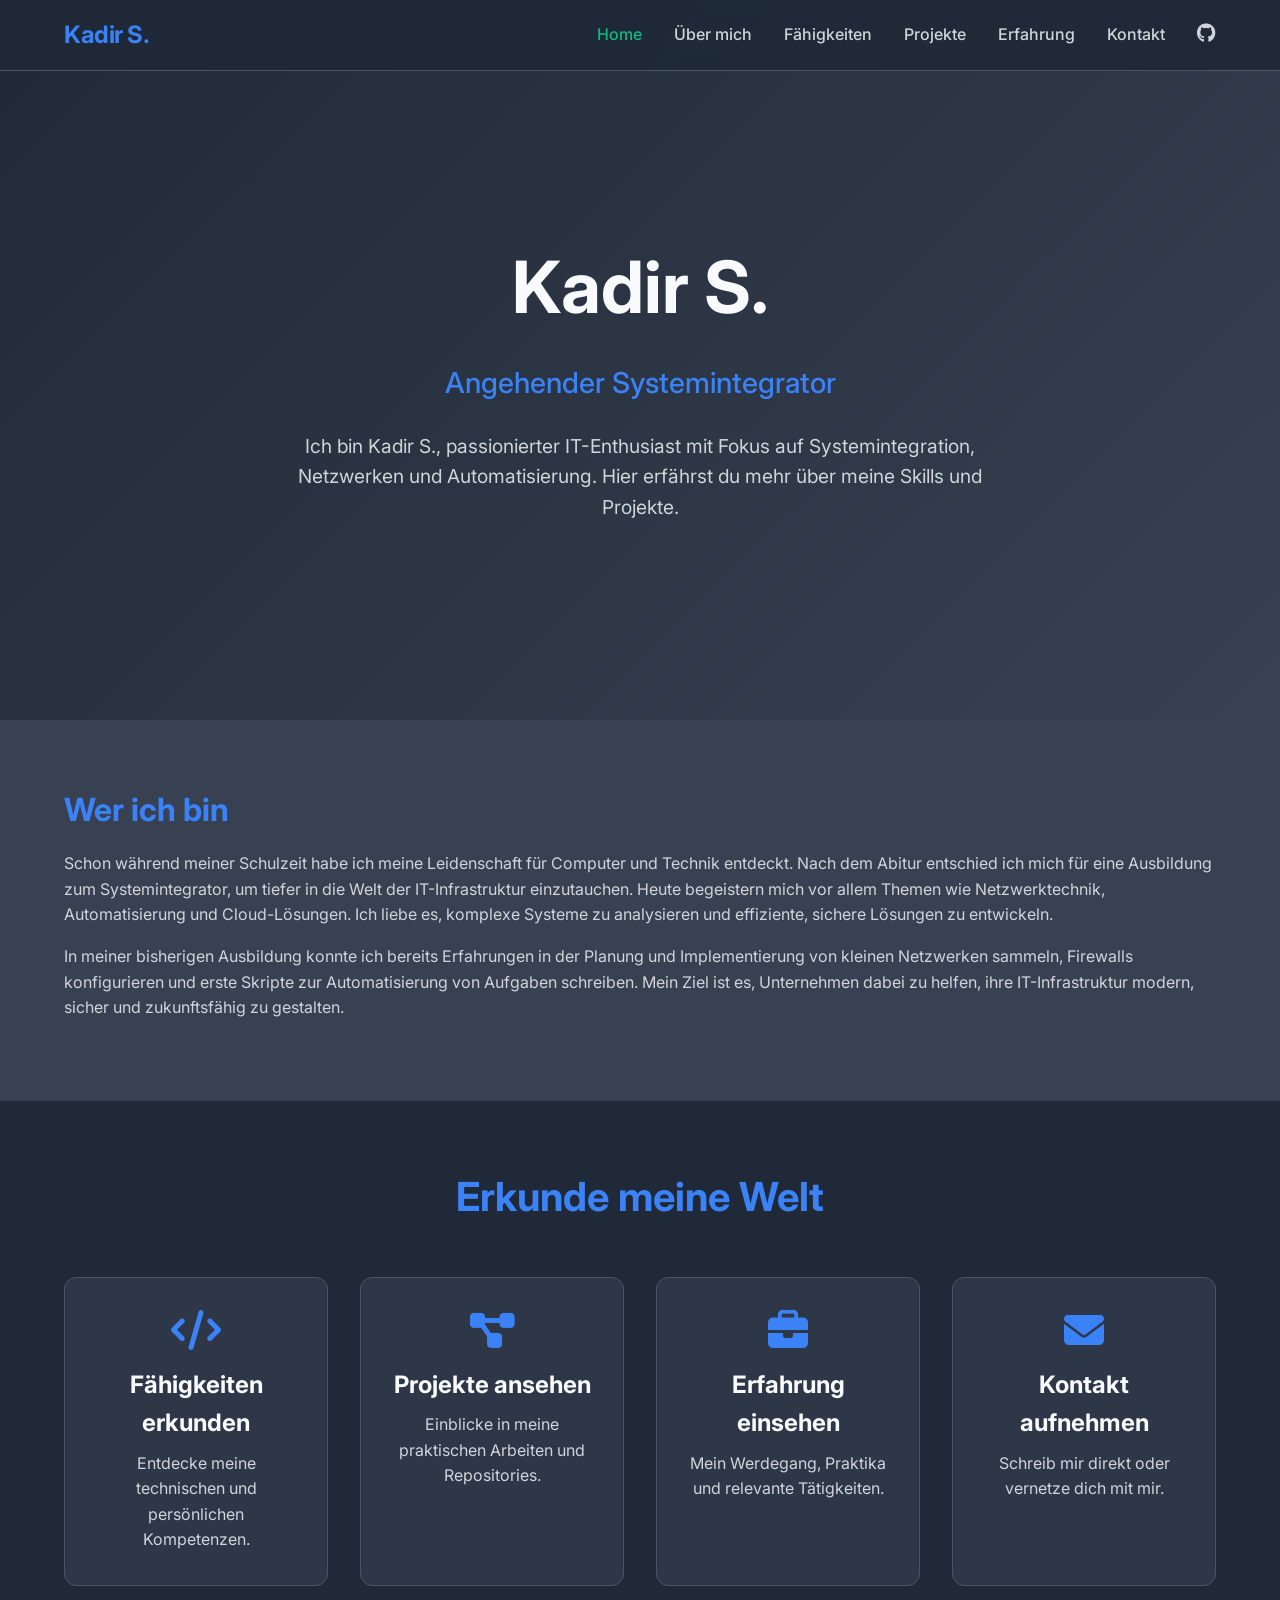
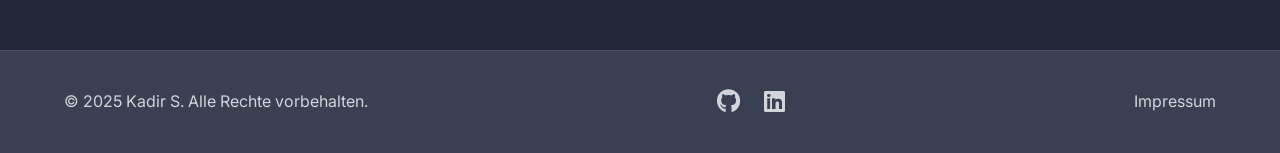
<file: index.html>
<!DOCTYPE html>
<html lang="de">
<head>
    <meta charset="UTF-8">
    <meta name="viewport" content="width=device-width, initial-scale=1.0">
    <title>Kadir S. - Angehender Systemintegrator</title>
    <meta name="description" content="Portfolio von Kadir S., angehender Systemintegrator mit Fokus auf Netzwerke, Automatisierung und IT-Infrastruktur.">
    <link rel="preconnect" href="https://fonts.googleapis.com">
    <link rel="preconnect" href="https://fonts.gstatic.com" crossorigin>
    <link href="https://fonts.googleapis.com/css2?family=Inter:opsz,wght@14..32,400;14..32,500;14..32,600;14..32,700&display=swap" rel="stylesheet">
    <link rel="stylesheet" href="https://cdnjs.cloudflare.com/ajax/libs/font-awesome/6.5.1/css/all.min.css">
    <link rel="stylesheet" href="css/style.css">
</head>
<body>
    <!-- Fixed Navbar -->
    <header class="navbar">
        <div class="container navbar-container">
            <a href="index.html" class="logo">Kadir S.</a>
            <nav>
                <ul class="nav-menu">
                    <li><a href="index.html" class="active">Home</a></li>
                    <li><a href="about.html">Über mich</a></li>
                    <li><a href="skills.html">Fähigkeiten</a></li>
                    <li><a href="projects.html">Projekte</a></li>
                    <li><a href="experience.html">Erfahrung</a></li>
                    <li><a href="contact.html">Kontakt</a></li>
                    <li><a href="https://github.com/dein-github" target="_blank" rel="noopener" aria-label="GitHub"><i class="fab fa-github"></i></a></li>
                </ul>
            </nav>
        </div>
    </header>

    <main>
        <!-- Hero Section -->
        <section class="hero">
            <div class="container hero-container">
                <h1>Kadir S.</h1>
                <p class="hero-subtitle">Angehender Systemintegrator</p>
                <p class="hero-text">Ich bin Kadir S., passionierter IT-Enthusiast mit Fokus auf Systemintegration, Netzwerken und Automatisierung. Hier erfährst du mehr über meine Skills und Projekte.</p>
            </div>
        </section>

        <!-- Kurze Biografie (ohne Bild) -->
        <section class="bio">
            <div class="container bio-container">
                <div class="bio-text">
                    <h2>Wer ich bin</h2>
                    <p>Schon während meiner Schulzeit habe ich meine Leidenschaft für Computer und Technik entdeckt. Nach dem Abitur entschied ich mich für eine Ausbildung zum Systemintegrator, um tiefer in die Welt der IT-Infrastruktur einzutauchen. Heute begeistern mich vor allem Themen wie Netzwerktechnik, Automatisierung und Cloud-Lösungen. Ich liebe es, komplexe Systeme zu analysieren und effiziente, sichere Lösungen zu entwickeln.</p>
                    <p>In meiner bisherigen Ausbildung konnte ich bereits Erfahrungen in der Planung und Implementierung von kleinen Netzwerken sammeln, Firewalls konfigurieren und erste Skripte zur Automatisierung von Aufgaben schreiben. Mein Ziel ist es, Unternehmen dabei zu helfen, ihre IT-Infrastruktur modern, sicher und zukunftsfähig zu gestalten.</p>
                </div>
            </div>
        </section>

        <!-- Buttons zu Unterseiten -->
        <section class="cta-cards">
            <div class="container">
                <h2 class="section-title">Erkunde meine Welt</h2>
                <div class="cards-grid">
                    <a href="skills.html" class="card">
                        <i class="fas fa-code"></i>
                        <h3>Fähigkeiten erkunden</h3>
                        <p>Entdecke meine technischen und persönlichen Kompetenzen.</p>
                    </a>
                    <a href="projects.html" class="card">
                        <i class="fas fa-project-diagram"></i>
                        <h3>Projekte ansehen</h3>
                        <p>Einblicke in meine praktischen Arbeiten und Repositories.</p>
                    </a>
                    <a href="experience.html" class="card">
                        <i class="fas fa-briefcase"></i>
                        <h3>Erfahrung einsehen</h3>
                        <p>Mein Werdegang, Praktika und relevante Tätigkeiten.</p>
                    </a>
                    <a href="contact.html" class="card">
                        <i class="fas fa-envelope"></i>
                        <h3>Kontakt aufnehmen</h3>
                        <p>Schreib mir direkt oder vernetze dich mit mir.</p>
                    </a>
                </div>
            </div>
        </section>
    </main>

    <!-- Footer -->
    <footer class="footer">
        <div class="container footer-container">
            <p>&copy; 2025 Kadir S. Alle Rechte vorbehalten.</p>
            <div class="social-links">
                <a href="https://github.com/dein-github" target="_blank" rel="noopener" aria-label="GitHub"><i class="fab fa-github"></i></a>
                <a href="https://linkedin.com/in/dein-profil" target="_blank" rel="noopener" aria-label="LinkedIn"><i class="fab fa-linkedin"></i></a>
            </div>
            <p><a href="imprint.html">Impressum</a></p>
        </div>
    </footer>

    <script src="js/main.js"></script>
</body>
</html>
</file>
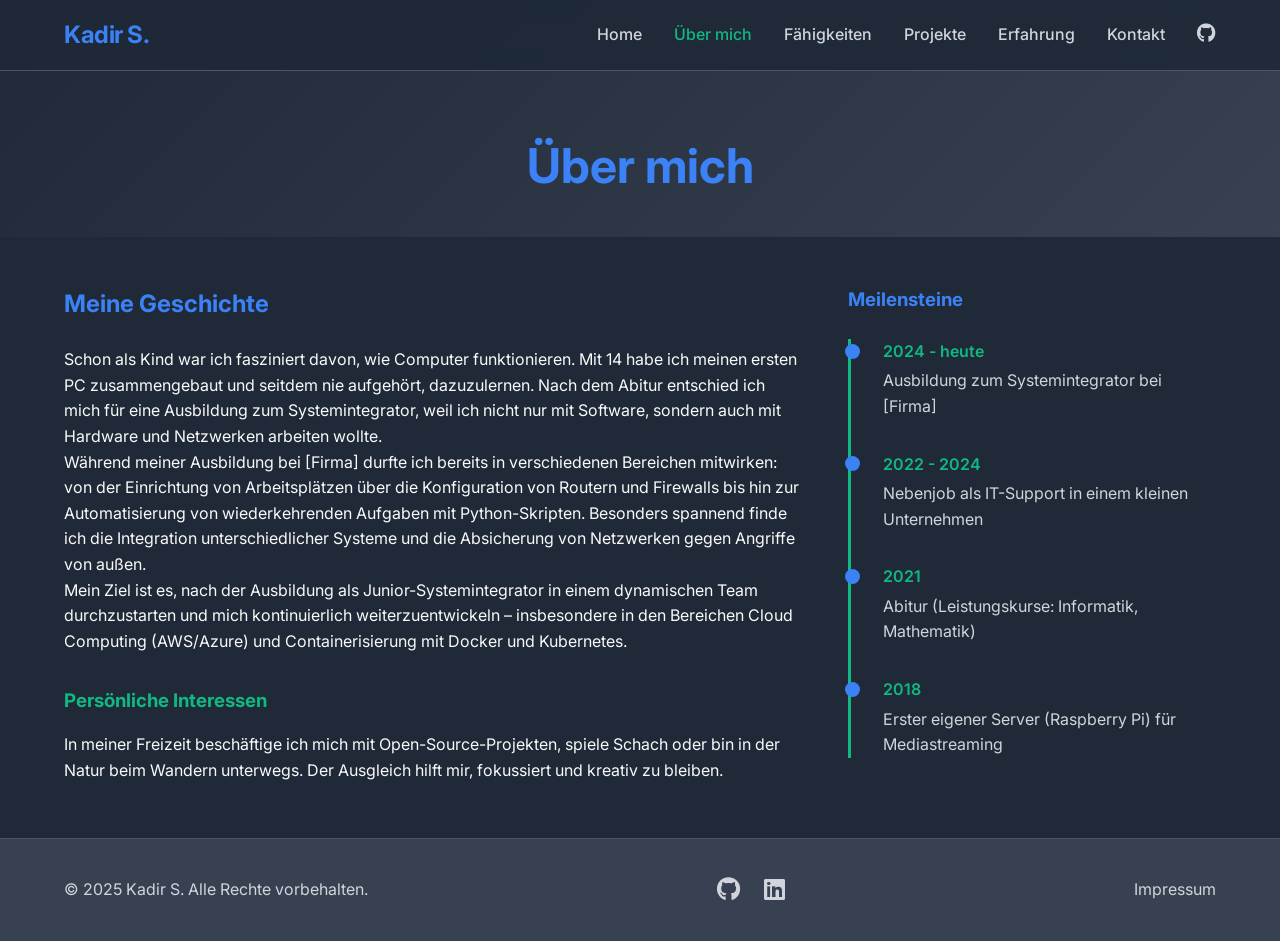
<file: about.html>
<!DOCTYPE html>
<html lang="de">
<head>
    <meta charset="UTF-8">
    <meta name="viewport" content="width=device-width, initial-scale=1.0">
    <title>Über mich - Kadir S.</title>
    <meta name="description" content="Erfahre mehr über Kadir S., seinen Werdegang und seine Ziele als Systemintegrator.">
    <link rel="preconnect" href="https://fonts.googleapis.com">
    <link rel="preconnect" href="https://fonts.gstatic.com" crossorigin>
    <link href="https://fonts.googleapis.com/css2?family=Inter:opsz,wght@14..32,400;14..32,500;14..32,600;14..32,700&display=swap" rel="stylesheet">
    <link rel="stylesheet" href="https://cdnjs.cloudflare.com/ajax/libs/font-awesome/6.5.1/css/all.min.css">
    <link rel="stylesheet" href="css/style.css">
</head>
<body>
    <header class="navbar">
        <div class="container navbar-container">
            <a href="index.html" class="logo">Kadir S.</a>
            <nav>
                <ul class="nav-menu">
                    <li><a href="index.html">Home</a></li>
                    <li><a href="about.html" class="active">Über mich</a></li>
                    <li><a href="skills.html">Fähigkeiten</a></li>
                    <li><a href="projects.html">Projekte</a></li>
                    <li><a href="experience.html">Erfahrung</a></li>
                    <li><a href="contact.html">Kontakt</a></li>
                    <li><a href="https://github.com/dein-github" target="_blank" rel="noopener" aria-label="GitHub"><i class="fab fa-github"></i></a></li>
                </ul>
            </nav>
        </div>
    </header>

    <main>
        <section class="page-header">
            <div class="container">
                <h1>Über mich</h1>
            </div>
        </section>

        <section class="about-detail">
            <div class="container">
                <div class="about-grid">
                    <div class="about-text">
                        <h2>Meine Geschichte</h2>
                        <p>Schon als Kind war ich fasziniert davon, wie Computer funktionieren. Mit 14 habe ich meinen ersten PC zusammengebaut und seitdem nie aufgehört, dazuzulernen. Nach dem Abitur entschied ich mich für eine Ausbildung zum Systemintegrator, weil ich nicht nur mit Software, sondern auch mit Hardware und Netzwerken arbeiten wollte.</p>
                        <p>Während meiner Ausbildung bei [Firma] durfte ich bereits in verschiedenen Bereichen mitwirken: von der Einrichtung von Arbeitsplätzen über die Konfiguration von Routern und Firewalls bis hin zur Automatisierung von wiederkehrenden Aufgaben mit Python-Skripten. Besonders spannend finde ich die Integration unterschiedlicher Systeme und die Absicherung von Netzwerken gegen Angriffe von außen.</p>
                        <p>Mein Ziel ist es, nach der Ausbildung als Junior-Systemintegrator in einem dynamischen Team durchzustarten und mich kontinuierlich weiterzuentwickeln – insbesondere in den Bereichen Cloud Computing (AWS/Azure) und Containerisierung mit Docker und Kubernetes.</p>
                        <h3>Persönliche Interessen</h3>
                        <p>In meiner Freizeit beschäftige ich mich mit Open-Source-Projekten, spiele Schach oder bin in der Natur beim Wandern unterwegs. Der Ausgleich hilft mir, fokussiert und kreativ zu bleiben.</p>
                    </div>
                    <div class="about-timeline">
                        <h3>Meilensteine</h3>
                        <div class="timeline">
                            <div class="timeline-item">
                                <div class="timeline-date">2024 - heute</div>
                                <div class="timeline-content">Ausbildung zum Systemintegrator bei [Firma]</div>
                            </div>
                            <div class="timeline-item">
                                <div class="timeline-date">2022 - 2024</div>
                                <div class="timeline-content">Nebenjob als IT-Support in einem kleinen Unternehmen</div>
                            </div>
                            <div class="timeline-item">
                                <div class="timeline-date">2021</div>
                                <div class="timeline-content">Abitur (Leistungskurse: Informatik, Mathematik)</div>
                            </div>
                            <div class="timeline-item">
                                <div class="timeline-date">2018</div>
                                <div class="timeline-content">Erster eigener Server (Raspberry Pi) für Mediastreaming</div>
                            </div>
                        </div>
                    </div>
                </div>
            </div>
        </section>
    </main>

    <footer class="footer">
        <div class="container footer-container">
            <p>&copy; 2025 Kadir S. Alle Rechte vorbehalten.</p>
            <div class="social-links">
                <a href="https://github.com/dein-github" target="_blank" rel="noopener" aria-label="GitHub"><i class="fab fa-github"></i></a>
                <a href="https://linkedin.com/in/dein-profil" target="_blank" rel="noopener" aria-label="LinkedIn"><i class="fab fa-linkedin"></i></a>
            </div>
            <p><a href="imprint.html">Impressum</a></p>
        </div>
    </footer>

    <script src="js/main.js"></script>
</body>
</html>
</file>
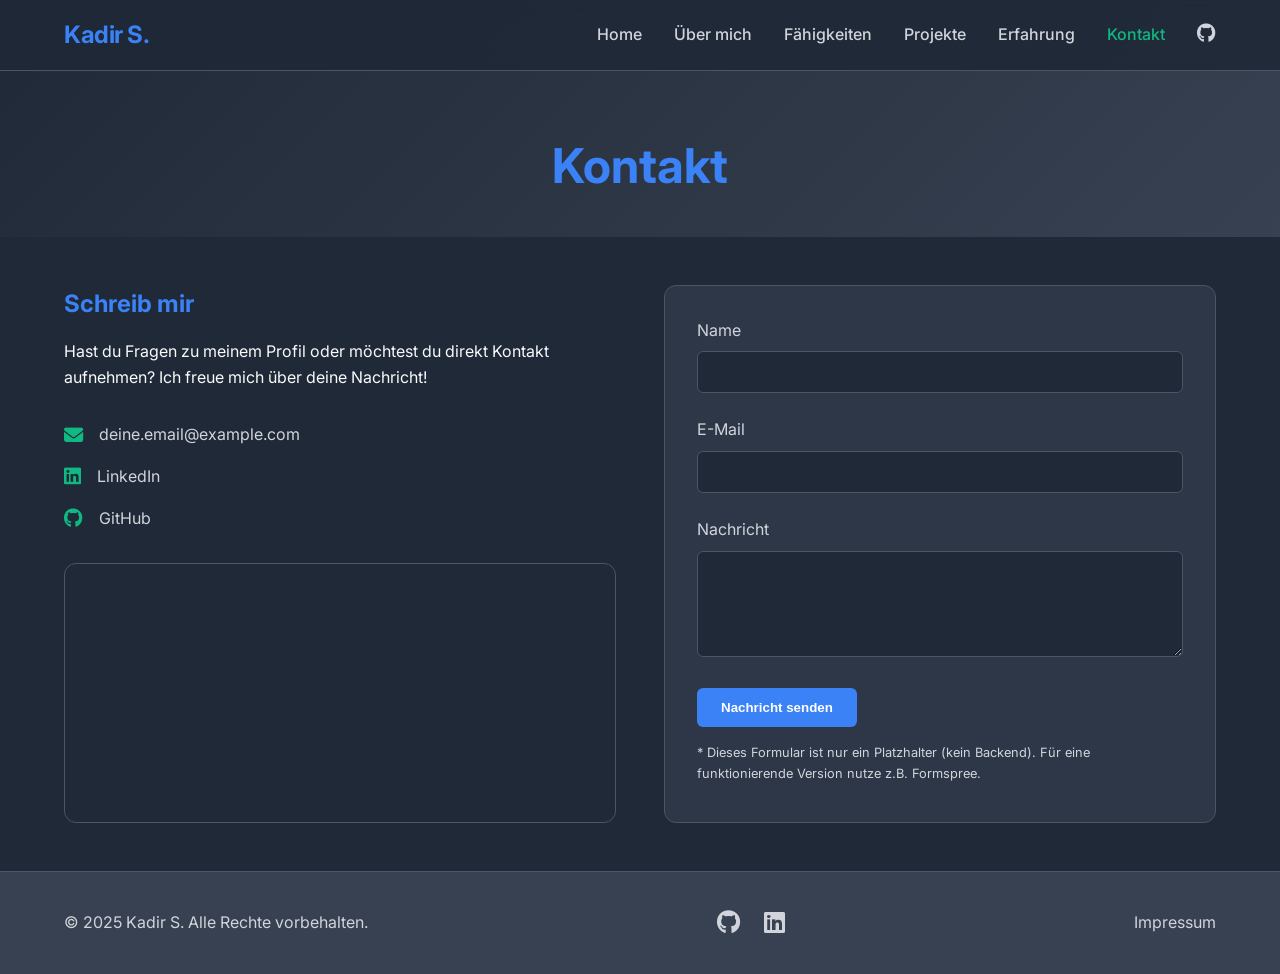
<file: contact.html>
<!DOCTYPE html>
<html lang="de">
<head>
    <meta charset="UTF-8">
    <meta name="viewport" content="width=device-width, initial-scale=1.0">
    <title>Kontakt - Kadir S.</title>
    <meta name="description" content="Kontaktmöglichkeiten zu Kadir S..">
    <link rel="preconnect" href="https://fonts.googleapis.com">
    <link rel="preconnect" href="https://fonts.gstatic.com" crossorigin>
    <link href="https://fonts.googleapis.com/css2?family=Inter:opsz,wght@14..32,400;14..32,500;14..32,600;14..32,700&display=swap" rel="stylesheet">
    <link rel="stylesheet" href="https://cdnjs.cloudflare.com/ajax/libs/font-awesome/6.5.1/css/all.min.css">
    <link rel="stylesheet" href="css/style.css">
</head>
<body>
    <header class="navbar">
        <div class="container navbar-container">
            <a href="index.html" class="logo">Kadir S.</a>
            <nav>
                <ul class="nav-menu">
                    <li><a href="index.html">Home</a></li>
                    <li><a href="about.html">Über mich</a></li>
                    <li><a href="skills.html">Fähigkeiten</a></li>
                    <li><a href="projects.html">Projekte</a></li>
                    <li><a href="experience.html">Erfahrung</a></li>
                    <li><a href="contact.html" class="active">Kontakt</a></li>
                    <li><a href="https://github.com/dein-github" target="_blank" rel="noopener" aria-label="GitHub"><i class="fab fa-github"></i></a></li>
                </ul>
            </nav>
        </div>
    </header>

    <main>
        <section class="page-header">
            <div class="container">
                <h1>Kontakt</h1>
            </div>
        </section>

        <section class="contact">
            <div class="container">
                <div class="contact-grid">
                    <div class="contact-info">
                        <h2>Schreib mir</h2>
                        <p>Hast du Fragen zu meinem Profil oder möchtest du direkt Kontakt aufnehmen? Ich freue mich über deine Nachricht!</p>
                        <ul class="contact-details">
                            <li><i class="fas fa-envelope"></i> <a href="mailto:deine.email@example.com">deine.email@example.com</a></li>
                            <li><i class="fab fa-linkedin"></i> <a href="https://linkedin.com/in/dein-profil" target="_blank">LinkedIn</a></li>
                            <li><i class="fab fa-github"></i> <a href="https://github.com/dein-github" target="_blank">GitHub</a></li>
                        </ul>
                        <!-- Platzhalter für Karte -->
                        <div class="map-placeholder">
                            <iframe src="https://www.google.com/maps/embed?pb=!1m18!1m12!1m3!1d... (hier deine Koordinaten einfügen)" width="100%" height="250" style="border:0;" allowfullscreen="" loading="lazy"></iframe>
                        </div>
                    </div>
                    <div class="contact-form">
                        <form action="#" method="post">
                            <div class="form-group">
                                <label for="name">Name</label>
                                <input type="text" id="name" name="name" required>
                            </div>
                            <div class="form-group">
                                <label for="email">E-Mail</label>
                                <input type="email" id="email" name="email" required>
                            </div>
                            <div class="form-group">
                                <label for="message">Nachricht</label>
                                <textarea id="message" name="message" rows="5" required></textarea>
                            </div>
                            <button type="submit" class="btn btn-primary">Nachricht senden</button>
                        </form>
                        <p class="form-note">* Dieses Formular ist nur ein Platzhalter (kein Backend). Für eine funktionierende Version nutze z.B. Formspree.</p>
                    </div>
                </div>
            </div>
        </section>
    </main>

    <footer class="footer">
        <div class="container footer-container">
            <p>&copy; 2025 Kadir S. Alle Rechte vorbehalten.</p>
            <div class="social-links">
                <a href="https://github.com/dein-github" target="_blank" rel="noopener" aria-label="GitHub"><i class="fab fa-github"></i></a>
                <a href="https://linkedin.com/in/dein-profil" target="_blank" rel="noopener" aria-label="LinkedIn"><i class="fab fa-linkedin"></i></a>
            </div>
            <p><a href="imprint.html">Impressum</a></p>
        </div>
    </footer>

    <script src="js/main.js"></script>
</body>
</html>
</file>
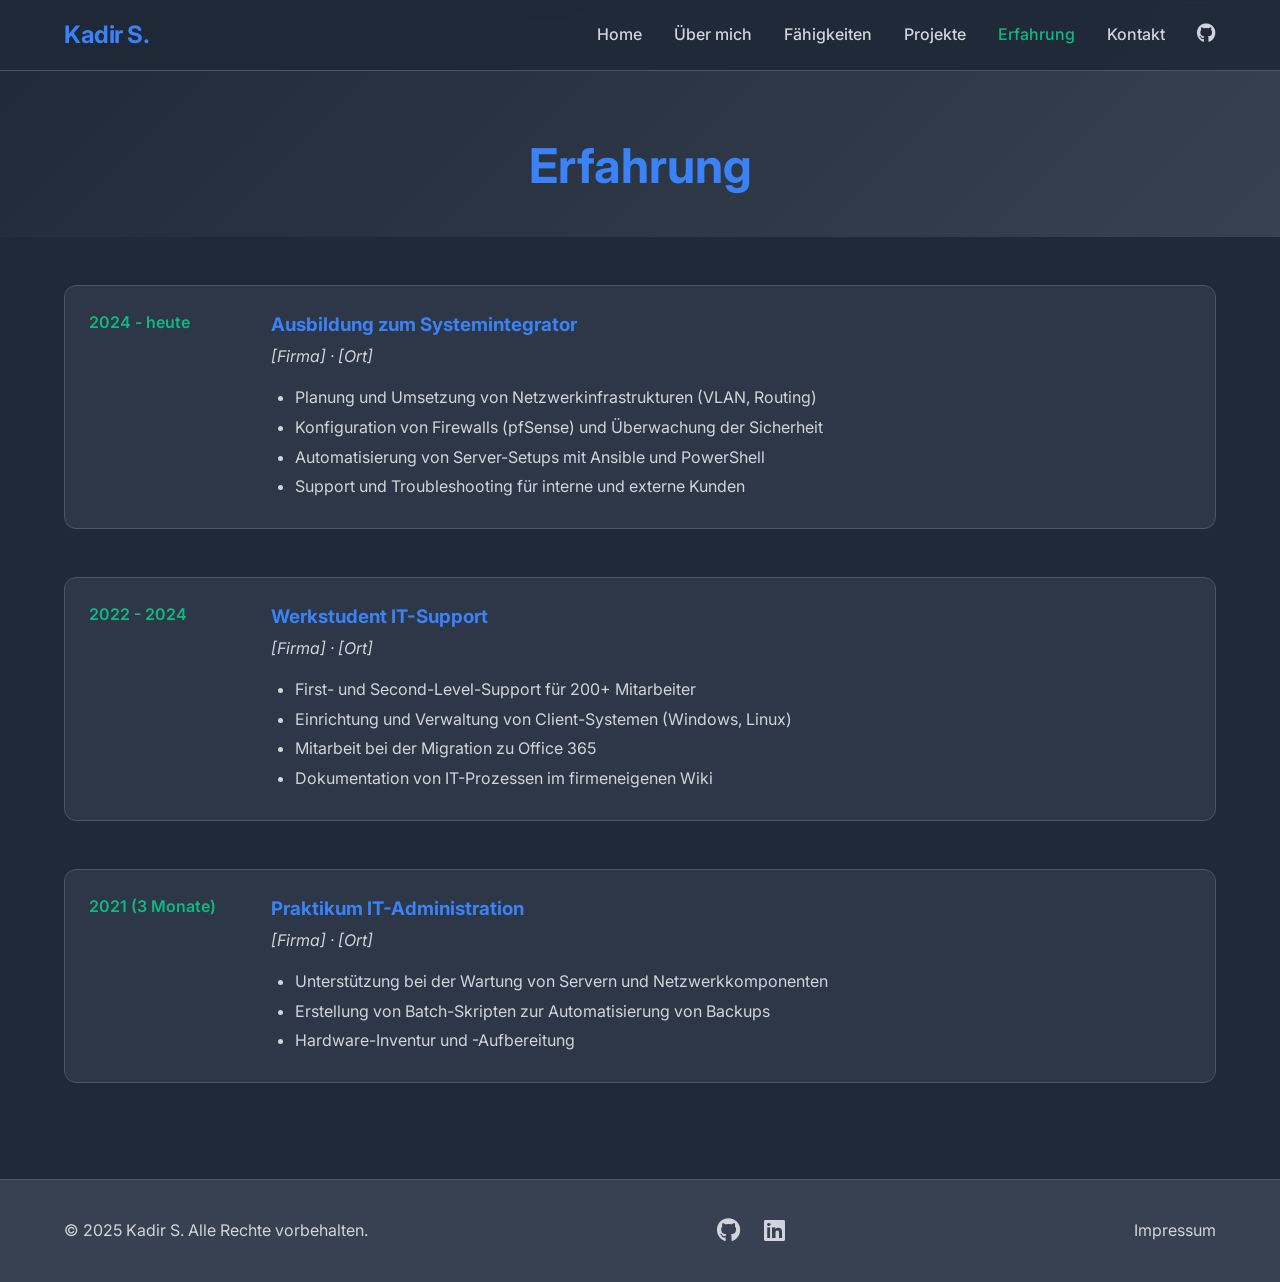
<file: experience.html>
<!DOCTYPE html>
<html lang="de">
<head>
    <meta charset="UTF-8">
    <meta name="viewport" content="width=device-width, initial-scale=1.0">
    <title>Erfahrung - Kadir S.</title>
    <meta name="description" content="Bisherige berufliche Erfahrungen und Praktika von Kadir S..">
    <link rel="preconnect" href="https://fonts.googleapis.com">
    <link rel="preconnect" href="https://fonts.gstatic.com" crossorigin>
    <link href="https://fonts.googleapis.com/css2?family=Inter:opsz,wght@14..32,400;14..32,500;14..32,600;14..32,700&display=swap" rel="stylesheet">
    <link rel="stylesheet" href="https://cdnjs.cloudflare.com/ajax/libs/font-awesome/6.5.1/css/all.min.css">
    <link rel="stylesheet" href="css/style.css">
</head>
<body>
    <header class="navbar">
        <div class="container navbar-container">
            <a href="index.html" class="logo">Kadir S.</a>
            <nav>
                <ul class="nav-menu">
                    <li><a href="index.html">Home</a></li>
                    <li><a href="about.html">Über mich</a></li>
                    <li><a href="skills.html">Fähigkeiten</a></li>
                    <li><a href="projects.html">Projekte</a></li>
                    <li><a href="experience.html" class="active">Erfahrung</a></li>
                    <li><a href="contact.html">Kontakt</a></li>
                    <li><a href="https://github.com/dein-github" target="_blank" rel="noopener" aria-label="GitHub"><i class="fab fa-github"></i></a></li>
                </ul>
            </nav>
        </div>
    </header>

    <main>
        <section class="page-header">
            <div class="container">
                <h1>Erfahrung</h1>
            </div>
        </section>

        <section class="experience">
            <div class="container">
                <div class="experience-list">
                    <div class="experience-item">
                        <div class="experience-period">2024 - heute</div>
                        <div class="experience-content">
                            <h3>Ausbildung zum Systemintegrator</h3>
                            <p class="experience-company">[Firma] · [Ort]</p>
                            <ul>
                                <li>Planung und Umsetzung von Netzwerkinfrastrukturen (VLAN, Routing)</li>
                                <li>Konfiguration von Firewalls (pfSense) und Überwachung der Sicherheit</li>
                                <li>Automatisierung von Server-Setups mit Ansible und PowerShell</li>
                                <li>Support und Troubleshooting für interne und externe Kunden</li>
                            </ul>
                        </div>
                    </div>
                    <div class="experience-item">
                        <div class="experience-period">2022 - 2024</div>
                        <div class="experience-content">
                            <h3>Werkstudent IT-Support</h3>
                            <p class="experience-company">[Firma] · [Ort]</p>
                            <ul>
                                <li>First- und Second-Level-Support für 200+ Mitarbeiter</li>
                                <li>Einrichtung und Verwaltung von Client-Systemen (Windows, Linux)</li>
                                <li>Mitarbeit bei der Migration zu Office 365</li>
                                <li>Dokumentation von IT-Prozessen im firmeneigenen Wiki</li>
                            </ul>
                        </div>
                    </div>
                    <div class="experience-item">
                        <div class="experience-period">2021 (3 Monate)</div>
                        <div class="experience-content">
                            <h3>Praktikum IT-Administration</h3>
                            <p class="experience-company">[Firma] · [Ort]</p>
                            <ul>
                                <li>Unterstützung bei der Wartung von Servern und Netzwerkkomponenten</li>
                                <li>Erstellung von Batch-Skripten zur Automatisierung von Backups</li>
                                <li>Hardware-Inventur und -Aufbereitung</li>
                            </ul>
                        </div>
                    </div>
                </div>
            </div>
        </section>
    </main>

    <footer class="footer">
        <div class="container footer-container">
            <p>&copy; 2025 Kadir S. Alle Rechte vorbehalten.</p>
            <div class="social-links">
                <a href="https://github.com/dein-github" target="_blank" rel="noopener" aria-label="GitHub"><i class="fab fa-github"></i></a>
                <a href="https://linkedin.com/in/dein-profil" target="_blank" rel="noopener" aria-label="LinkedIn"><i class="fab fa-linkedin"></i></a>
            </div>
            <p><a href="imprint.html">Impressum</a></p>
        </div>
    </footer>

    <script src="js/main.js"></script>
</body>
</html>
</file>
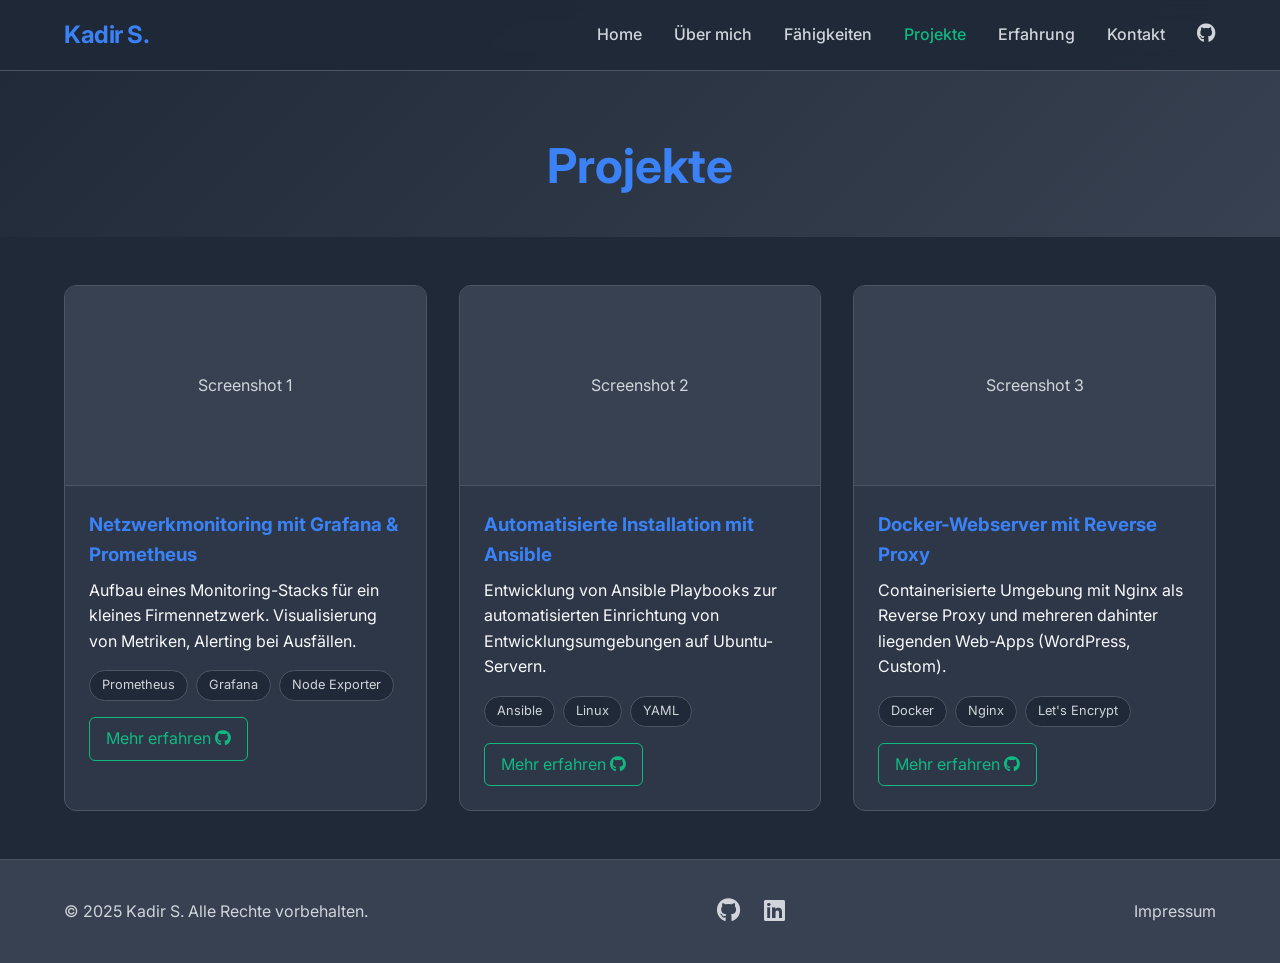
<file: projects.html>
<!DOCTYPE html>
<html lang="de">
<head>
    <meta charset="UTF-8">
    <meta name="viewport" content="width=device-width, initial-scale=1.0">
    <title>Projekte - Kadir S.</title>
    <meta name="description" content="Eine Auswahl meiner bisherigen Projekte als angehender Systemintegrator.">
    <link rel="preconnect" href="https://fonts.googleapis.com">
    <link rel="preconnect" href="https://fonts.gstatic.com" crossorigin>
    <link href="https://fonts.googleapis.com/css2?family=Inter:opsz,wght@14..32,400;14..32,500;14..32,600;14..32,700&display=swap" rel="stylesheet">
    <link rel="stylesheet" href="https://cdnjs.cloudflare.com/ajax/libs/font-awesome/6.5.1/css/all.min.css">
    <link rel="stylesheet" href="css/style.css">
</head>
<body>
    <header class="navbar">
        <div class="container navbar-container">
            <a href="index.html" class="logo">Kadir S.</a>
            <nav>
                <ul class="nav-menu">
                    <li><a href="index.html">Home</a></li>
                    <li><a href="about.html">Über mich</a></li>
                    <li><a href="skills.html">Fähigkeiten</a></li>
                    <li><a href="projects.html" class="active">Projekte</a></li>
                    <li><a href="experience.html">Erfahrung</a></li>
                    <li><a href="contact.html">Kontakt</a></li>
                    <li><a href="https://github.com/dein-github" target="_blank" rel="noopener" aria-label="GitHub"><i class="fab fa-github"></i></a></li>
                </ul>
            </nav>
        </div>
    </header>

    <main>
        <section class="page-header">
            <div class="container">
                <h1>Projekte</h1>
            </div>
        </section>

        <section class="projects">
            <div class="container">
                <div class="projects-grid">
                    <!-- Projekt 1 -->
                    <div class="project-card">
                        <div class="project-image">
                            <div class="image-placeholder">Screenshot 1</div>
                        </div>
                        <div class="project-content">
                            <h3>Netzwerkmonitoring mit Grafana & Prometheus</h3>
                            <p>Aufbau eines Monitoring-Stacks für ein kleines Firmennetzwerk. Visualisierung von Metriken, Alerting bei Ausfällen.</p>
                            <div class="project-tech">
                                <span>Prometheus</span>
                                <span>Grafana</span>
                                <span>Node Exporter</span>
                            </div>
                            <a href="https://github.com/dein-github/projekt1" target="_blank" class="btn btn-outline">Mehr erfahren <i class="fab fa-github"></i></a>
                        </div>
                    </div>
                    <!-- Projekt 2 -->
                    <div class="project-card">
                        <div class="project-image">
                            <div class="image-placeholder">Screenshot 2</div>
                        </div>
                        <div class="project-content">
                            <h3>Automatisierte Installation mit Ansible</h3>
                            <p>Entwicklung von Ansible Playbooks zur automatisierten Einrichtung von Entwicklungsumgebungen auf Ubuntu-Servern.</p>
                            <div class="project-tech">
                                <span>Ansible</span>
                                <span>Linux</span>
                                <span>YAML</span>
                            </div>
                            <a href="https://github.com/dein-github/projekt2" target="_blank" class="btn btn-outline">Mehr erfahren <i class="fab fa-github"></i></a>
                        </div>
                    </div>
                    <!-- Projekt 3 -->
                    <div class="project-card">
                        <div class="project-image">
                            <div class="image-placeholder">Screenshot 3</div>
                        </div>
                        <div class="project-content">
                            <h3>Docker-Webserver mit Reverse Proxy</h3>
                            <p>Containerisierte Umgebung mit Nginx als Reverse Proxy und mehreren dahinter liegenden Web-Apps (WordPress, Custom).</p>
                            <div class="project-tech">
                                <span>Docker</span>
                                <span>Nginx</span>
                                <span>Let's Encrypt</span>
                            </div>
                            <a href="https://github.com/dein-github/projekt3" target="_blank" class="btn btn-outline">Mehr erfahren <i class="fab fa-github"></i></a>
                        </div>
                    </div>
                </div>
            </div>
        </section>
    </main>

    <footer class="footer">
        <div class="container footer-container">
            <p>&copy; 2025 Kadir S. Alle Rechte vorbehalten.</p>
            <div class="social-links">
                <a href="https://github.com/dein-github" target="_blank" rel="noopener" aria-label="GitHub"><i class="fab fa-github"></i></a>
                <a href="https://linkedin.com/in/dein-profil" target="_blank" rel="noopener" aria-label="LinkedIn"><i class="fab fa-linkedin"></i></a>
            </div>
            <p><a href="imprint.html">Impressum</a></p>
        </div>
    </footer>

    <script src="js/main.js"></script>
</body>
</html>
</file>
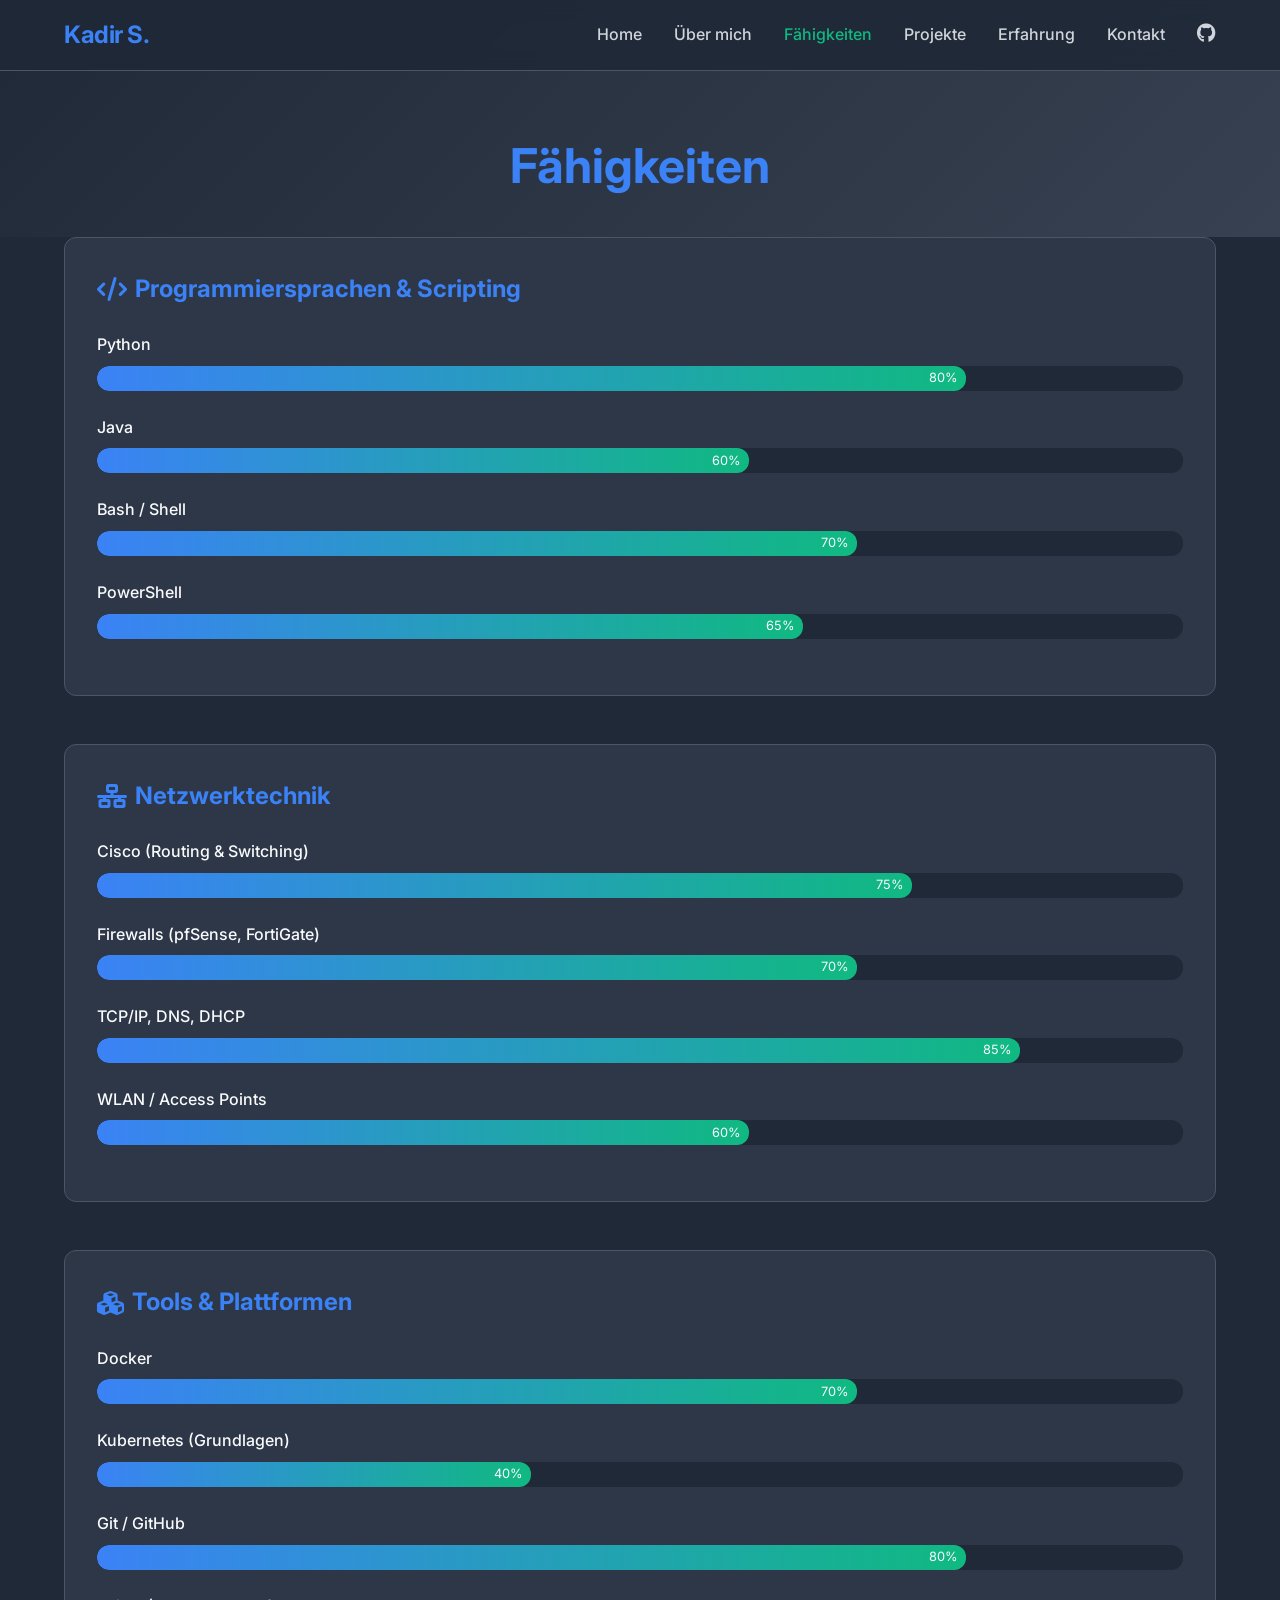
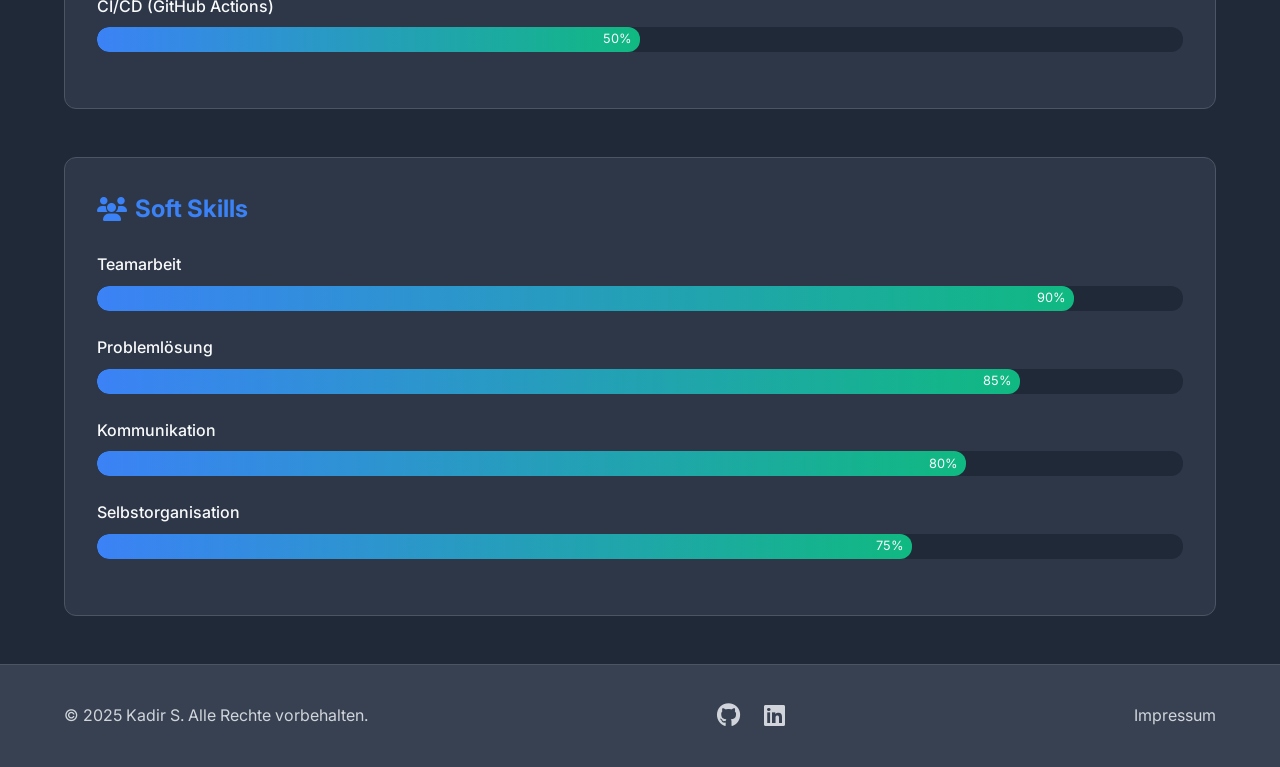
<file: skills.html>
<!DOCTYPE html>
<html lang="de">
<head>
    <meta charset="UTF-8">
    <meta name="viewport" content="width=device-width, initial-scale=1.0">
    <title>Fähigkeiten - Kadir S.</title>
    <meta name="description" content="Technische und persönliche Fähigkeiten von Kadir S. als angehender Systemintegrator.">
    <link rel="preconnect" href="https://fonts.googleapis.com">
    <link rel="preconnect" href="https://fonts.gstatic.com" crossorigin>
    <link href="https://fonts.googleapis.com/css2?family=Inter:opsz,wght@14..32,400;14..32,500;14..32,600;14..32,700&display=swap" rel="stylesheet">
    <link rel="stylesheet" href="https://cdnjs.cloudflare.com/ajax/libs/font-awesome/6.5.1/css/all.min.css">
    <link rel="stylesheet" href="css/style.css">
</head>
<body>
    <header class="navbar">
        <div class="container navbar-container">
            <a href="index.html" class="logo">Kadir S.</a>
            <nav>
                <ul class="nav-menu">
                    <li><a href="index.html">Home</a></li>
                    <li><a href="about.html">Über mich</a></li>
                    <li><a href="skills.html" class="active">Fähigkeiten</a></li>
                    <li><a href="projects.html">Projekte</a></li>
                    <li><a href="experience.html">Erfahrung</a></li>
                    <li><a href="contact.html">Kontakt</a></li>
                    <li><a href="https://github.com/dein-github" target="_blank" rel="noopener" aria-label="GitHub"><i class="fab fa-github"></i></a></li>
                </ul>
            </nav>
        </div>
    </header>

    <main>
        <section class="page-header">
            <div class="container">
                <h1>Fähigkeiten</h1>
            </div>
        </section>

        <section class="skills">
            <div class="container">
                <div class="skills-category">
                    <h2><i class="fas fa-code"></i> Programmiersprachen & Scripting</h2>
                    <div class="skill-item">
                        <span class="skill-name">Python</span>
                        <div class="progress-bar"><div class="progress" style="width: 80%;">80%</div></div>
                    </div>
                    <div class="skill-item">
                        <span class="skill-name">Java</span>
                        <div class="progress-bar"><div class="progress" style="width: 60%;">60%</div></div>
                    </div>
                    <div class="skill-item">
                        <span class="skill-name">Bash / Shell</span>
                        <div class="progress-bar"><div class="progress" style="width: 70%;">70%</div></div>
                    </div>
                    <div class="skill-item">
                        <span class="skill-name">PowerShell</span>
                        <div class="progress-bar"><div class="progress" style="width: 65%;">65%</div></div>
                    </div>
                </div>

                <div class="skills-category">
                    <h2><i class="fas fa-network-wired"></i> Netzwerktechnik</h2>
                    <div class="skill-item">
                        <span class="skill-name">Cisco (Routing & Switching)</span>
                        <div class="progress-bar"><div class="progress" style="width: 75%;">75%</div></div>
                    </div>
                    <div class="skill-item">
                        <span class="skill-name">Firewalls (pfSense, FortiGate)</span>
                        <div class="progress-bar"><div class="progress" style="width: 70%;">70%</div></div>
                    </div>
                    <div class="skill-item">
                        <span class="skill-name">TCP/IP, DNS, DHCP</span>
                        <div class="progress-bar"><div class="progress" style="width: 85%;">85%</div></div>
                    </div>
                    <div class="skill-item">
                        <span class="skill-name">WLAN / Access Points</span>
                        <div class="progress-bar"><div class="progress" style="width: 60%;">60%</div></div>
                    </div>
                </div>

                <div class="skills-category">
                    <h2><i class="fas fa-cubes"></i> Tools & Plattformen</h2>
                    <div class="skill-item">
                        <span class="skill-name">Docker</span>
                        <div class="progress-bar"><div class="progress" style="width: 70%;">70%</div></div>
                    </div>
                    <div class="skill-item">
                        <span class="skill-name">Kubernetes (Grundlagen)</span>
                        <div class="progress-bar"><div class="progress" style="width: 40%;">40%</div></div>
                    </div>
                    <div class="skill-item">
                        <span class="skill-name">Git / GitHub</span>
                        <div class="progress-bar"><div class="progress" style="width: 80%;">80%</div></div>
                    </div>
                    <div class="skill-item">
                        <span class="skill-name">CI/CD (GitHub Actions)</span>
                        <div class="progress-bar"><div class="progress" style="width: 50%;">50%</div></div>
                    </div>
                </div>

                <div class="skills-category">
                    <h2><i class="fas fa-users"></i> Soft Skills</h2>
                    <div class="skill-item">
                        <span class="skill-name">Teamarbeit</span>
                        <div class="progress-bar"><div class="progress" style="width: 90%;">90%</div></div>
                    </div>
                    <div class="skill-item">
                        <span class="skill-name">Problemlösung</span>
                        <div class="progress-bar"><div class="progress" style="width: 85%;">85%</div></div>
                    </div>
                    <div class="skill-item">
                        <span class="skill-name">Kommunikation</span>
                        <div class="progress-bar"><div class="progress" style="width: 80%;">80%</div></div>
                    </div>
                    <div class="skill-item">
                        <span class="skill-name">Selbstorganisation</span>
                        <div class="progress-bar"><div class="progress" style="width: 75%;">75%</div></div>
                    </div>
                </div>
            </div>
        </section>
    </main>

    <footer class="footer">
        <div class="container footer-container">
            <p>&copy; 2025 Kadir S. Alle Rechte vorbehalten.</p>
            <div class="social-links">
                <a href="https://github.com/dein-github" target="_blank" rel="noopener" aria-label="GitHub"><i class="fab fa-github"></i></a>
                <a href="https://linkedin.com/in/dein-profil" target="_blank" rel="noopener" aria-label="LinkedIn"><i class="fab fa-linkedin"></i></a>
            </div>
            <p><a href="imprint.html">Impressum</a></p>
        </div>
    </footer>

    <script src="js/main.js"></script>
</body>
</html>
</file>
<file: css/style.css>
/* CSS Variablen - Dunkles Farbschema mit Akzenten */
:root {
    --bg-primary: #1f2937;        /* Haupt-Hintergrund */
    --bg-secondary: #374151;       /* Karten, hellere Bereiche */
    --text-primary: #f9fafb;       /* Haupttext */
    --text-secondary: #d1d5db;      /* Sekundärtext */
    --accent-blue: #3b82f6;
    --accent-green: #10b981;
    --border-color: #4b5563;
    --navbar-bg: rgba(31, 41, 55, 0.9);
    --card-bg: #2d3748;
}

* {
    margin: 0;
    padding: 0;
    box-sizing: border-box;
}

body {
    font-family: 'Inter', sans-serif;
    background-color: var(--bg-primary);
    color: var(--text-primary);
    line-height: 1.6;
    scroll-behavior: smooth;
}

.container {
    width: 90%;
    max-width: 1200px;
    margin: 0 auto;
}

/* Navbar */
.navbar {
    position: fixed;
    top: 0;
    left: 0;
    width: 100%;
    background-color: var(--navbar-bg);
    backdrop-filter: blur(10px);
    border-bottom: 1px solid var(--border-color);
    z-index: 1000;
    padding: 1rem 0;
}

.navbar-container {
    display: flex;
    justify-content: space-between;
    align-items: center;
    flex-wrap: wrap;
}

.logo {
    font-size: 1.5rem;
    font-weight: 700;
    color: var(--accent-blue);
    text-decoration: none;
    letter-spacing: -0.5px;
}

.nav-menu {
    display: flex;
    list-style: none;
    gap: 2rem;
    align-items: center;
    flex-wrap: wrap;
}

.nav-menu a {
    color: var(--text-secondary);
    text-decoration: none;
    font-weight: 500;
    transition: color 0.3s ease, transform 0.2s;
    font-size: 1rem;
}

.nav-menu a:hover,
.nav-menu a.active {
    color: var(--accent-green);
    transform: translateY(-2px);
}

.nav-menu a i {
    font-size: 1.2rem;
}

/* Hero Section */
.hero {
    min-height: 80vh;
    display: flex;
    align-items: center;
    justify-content: center;
    text-align: center;
    background: linear-gradient(135deg, var(--bg-primary) 0%, var(--bg-secondary) 100%);
    padding: 6rem 0 4rem;
}

.hero-container h1 {
    font-size: clamp(2.5rem, 8vw, 4.5rem);
    font-weight: 700;
    margin-bottom: 1rem;
    color: var(--text-primary);
}

.hero-subtitle {
    font-size: clamp(1.2rem, 4vw, 1.8rem);
    color: var(--accent-blue);
    margin-bottom: 1.5rem;
    font-weight: 500;
}

.hero-text {
    max-width: 700px;
    margin: 0 auto;
    color: var(--text-secondary);
    font-size: 1.2rem;
}

/* Bio Section */
.bio {
    padding: 4rem 0;
    background-color: var(--bg-secondary);
}

.bio-container {
    display: flex;
    align-items: center;
    gap: 3rem;
    flex-wrap: wrap;
}

.bio-image {
    flex: 1 1 250px;
    display: flex;
    justify-content: center;
}

.avatar-placeholder {
    width: 250px;
    height: 250px;
    border-radius: 50%;
    background: linear-gradient(135deg, var(--accent-blue), var(--accent-green));
    display: flex;
    align-items: center;
    justify-content: center;
    font-size: 1.5rem;
    color: var(--text-primary);
    text-transform: uppercase;
    box-shadow: 0 10px 20px rgba(0,0,0,0.3);
}

.bio-text {
    flex: 2 1 400px;
}

.bio-text h2 {
    font-size: 2rem;
    margin-bottom: 1rem;
    color: var(--accent-blue);
}

.bio-text p {
    margin-bottom: 1rem;
    color: var(--text-secondary);
}

/* Cards (CTA) */
.cta-cards {
    padding: 4rem 0;
}

.section-title {
    text-align: center;
    font-size: 2.5rem;
    margin-bottom: 3rem;
    color: var(--accent-blue);
}

.cards-grid {
    display: grid;
    grid-template-columns: repeat(auto-fit, minmax(250px, 1fr));
    gap: 2rem;
}

.card {
    background-color: var(--card-bg);
    border-radius: 12px;
    padding: 2rem;
    text-align: center;
    text-decoration: none;
    color: var(--text-primary);
    transition: transform 0.3s ease, box-shadow 0.3s ease;
    border: 1px solid var(--border-color);
    display: block;
}

.card:hover {
    transform: translateY(-5px);
    box-shadow: 0 20px 25px -5px rgba(0, 0, 0, 0.5), 0 10px 10px -5px rgba(0, 0, 0, 0.3);
    border-color: var(--accent-green);
}

.card i {
    font-size: 2.5rem;
    color: var(--accent-blue);
    margin-bottom: 1rem;
}

.card h3 {
    font-size: 1.5rem;
    margin-bottom: 0.5rem;
}

.card p {
    color: var(--text-secondary);
}

/* Footer */
.footer {
    background-color: var(--bg-secondary);
    padding: 2rem 0;
    border-top: 1px solid var(--border-color);
}

.footer-container {
    display: flex;
    justify-content: space-between;
    align-items: center;
    flex-wrap: wrap;
    gap: 1rem;
}

.footer p, .footer a {
    color: var(--text-secondary);
    text-decoration: none;
}

.social-links {
    display: flex;
    gap: 1.5rem;
}

.social-links a {
    font-size: 1.5rem;
    transition: color 0.3s ease;
}

.social-links a:hover {
    color: var(--accent-green);
}

/* Page Header (für Unterseiten) */
.page-header {
    padding: 8rem 0 2rem;
    background: linear-gradient(135deg, var(--bg-primary) 0%, var(--bg-secondary) 100%);
    text-align: center;
}

.page-header h1 {
    font-size: 3rem;
    color: var(--accent-blue);
}

/* About Seite */
.about-grid {
    display: grid;
    grid-template-columns: 2fr 1fr;
    gap: 3rem;
    padding: 3rem 0;
}

.about-text h2, .about-timeline h3 {
    color: var(--accent-blue);
    margin-bottom: 1.5rem;
}

.about-text h3 {
    margin: 2rem 0 1rem;
    color: var(--accent-green);
}

.timeline {
    position: relative;
    padding-left: 2rem;
    border-left: 3px solid var(--accent-green);
}

.timeline-item {
    margin-bottom: 2rem;
    position: relative;
}

.timeline-item::before {
    content: '';
    width: 15px;
    height: 15px;
    background: var(--accent-blue);
    border-radius: 50%;
    position: absolute;
    left: -2.4rem;
    top: 0.3rem;
}

.timeline-date {
    font-weight: 600;
    color: var(--accent-green);
    margin-bottom: 0.25rem;
}

.timeline-content {
    color: var(--text-secondary);
}

/* Skills Seite */
.skills-category {
    margin-bottom: 3rem;
    padding: 2rem;
    background-color: var(--card-bg);
    border-radius: 12px;
    border: 1px solid var(--border-color);
}

.skills-category h2 {
    color: var(--accent-blue);
    margin-bottom: 1.5rem;
    display: flex;
    align-items: center;
    gap: 0.5rem;
}

.skill-item {
    margin-bottom: 1.5rem;
}

.skill-name {
    display: block;
    margin-bottom: 0.5rem;
    font-weight: 500;
}

.progress-bar {
    width: 100%;
    height: 25px;
    background-color: var(--bg-primary);
    border-radius: 12px;
    overflow: hidden;
    position: relative;
}

.progress {
    height: 100%;
    background: linear-gradient(90deg, var(--accent-blue), var(--accent-green));
    border-radius: 12px;
    display: flex;
    align-items: center;
    justify-content: flex-end;
    padding-right: 0.5rem;
    font-size: 0.8rem;
    color: var(--text-primary);
    transition: width 1s ease-in-out;
}

/* Projekte Seite */
.projects-grid {
    display: grid;
    grid-template-columns: repeat(auto-fit, minmax(350px, 1fr));
    gap: 2rem;
    padding: 3rem 0;
}

.project-card {
    background-color: var(--card-bg);
    border-radius: 12px;
    overflow: hidden;
    border: 1px solid var(--border-color);
    transition: transform 0.3s ease, box-shadow 0.3s ease;
}

.project-card:hover {
    transform: translateY(-5px);
    box-shadow: 0 20px 25px -5px rgba(0, 0, 0, 0.5);
}

.project-image {
    height: 200px;
    background-color: var(--bg-secondary);
    display: flex;
    align-items: center;
    justify-content: center;
    color: var(--text-secondary);
    border-bottom: 1px solid var(--border-color);
}

.image-placeholder {
    font-size: 1rem;
}

.project-content {
    padding: 1.5rem;
}

.project-content h3 {
    color: var(--accent-blue);
    margin-bottom: 0.5rem;
}

.project-tech {
    display: flex;
    flex-wrap: wrap;
    gap: 0.5rem;
    margin: 1rem 0;
}

.project-tech span {
    background-color: var(--bg-primary);
    color: var(--text-secondary);
    padding: 0.25rem 0.75rem;
    border-radius: 20px;
    font-size: 0.8rem;
    border: 1px solid var(--border-color);
}

.btn-outline {
    display: inline-block;
    padding: 0.5rem 1rem;
    background-color: transparent;
    border: 1px solid var(--accent-green);
    color: var(--accent-green);
    text-decoration: none;
    border-radius: 6px;
    transition: all 0.3s ease;
}

.btn-outline:hover {
    background-color: var(--accent-green);
    color: var(--bg-primary);
}

/* Erfahrung Seite */
.experience-list {
    padding: 3rem 0;
}

.experience-item {
    display: grid;
    grid-template-columns: 150px 1fr;
    gap: 2rem;
    margin-bottom: 3rem;
    background-color: var(--card-bg);
    padding: 1.5rem;
    border-radius: 12px;
    border: 1px solid var(--border-color);
}

.experience-period {
    font-weight: 600;
    color: var(--accent-green);
}

.experience-content h3 {
    color: var(--accent-blue);
    margin-bottom: 0.25rem;
}

.experience-company {
    color: var(--text-secondary);
    font-style: italic;
    margin-bottom: 1rem;
}

.experience-content ul {
    padding-left: 1.5rem;
    color: var(--text-secondary);
}

.experience-content li {
    margin-bottom: 0.25rem;
}

/* Kontakt Seite */
.contact-grid {
    display: grid;
    grid-template-columns: 1fr 1fr;
    gap: 3rem;
    padding: 3rem 0;
}

.contact-info h2 {
    color: var(--accent-blue);
    margin-bottom: 1rem;
}

.contact-details {
    list-style: none;
    margin: 2rem 0;
}

.contact-details li {
    margin-bottom: 1rem;
    display: flex;
    align-items: center;
    gap: 1rem;
}

.contact-details i {
    color: var(--accent-green);
    font-size: 1.2rem;
}

.contact-details a {
    color: var(--text-secondary);
    text-decoration: none;
    transition: color 0.3s ease;
}

.contact-details a:hover {
    color: var(--accent-blue);
}

.map-placeholder {
    border-radius: 12px;
    overflow: hidden;
    border: 1px solid var(--border-color);
}

.contact-form {
    background-color: var(--card-bg);
    padding: 2rem;
    border-radius: 12px;
    border: 1px solid var(--border-color);
}

.form-group {
    margin-bottom: 1.5rem;
}

.form-group label {
    display: block;
    margin-bottom: 0.5rem;
    color: var(--text-secondary);
}

.form-group input,
.form-group textarea {
    width: 100%;
    padding: 0.75rem;
    border-radius: 6px;
    border: 1px solid var(--border-color);
    background-color: var(--bg-primary);
    color: var(--text-primary);
    font-family: inherit;
}

.form-group input:focus,
.form-group textarea:focus {
    outline: none;
    border-color: var(--accent-blue);
}

.btn-primary {
    background-color: var(--accent-blue);
    color: white;
    border: none;
    padding: 0.75rem 1.5rem;
    border-radius: 6px;
    font-weight: 600;
    cursor: pointer;
    transition: background-color 0.3s ease;
}

.btn-primary:hover {
    background-color: var(--accent-green);
}

.form-note {
    margin-top: 1rem;
    font-size: 0.8rem;
    color: var(--text-secondary);
}

/* Responsive Design */
@media (max-width: 768px) {
    .navbar-container {
        flex-direction: column;
        gap: 1rem;
    }

    .nav-menu {
        justify-content: center;
        gap: 1rem;
    }

    .bio-container {
        flex-direction: column;
        text-align: center;
    }

    .about-grid,
    .contact-grid {
        grid-template-columns: 1fr;
    }

    .experience-item {
        grid-template-columns: 1fr;
        gap: 1rem;
    }

    .experience-period {
        text-align: left;
    }

    .cards-grid {
        grid-template-columns: 1fr;
    }
}

@media (max-width: 480px) {
    .nav-menu {
        flex-direction: column;
        align-items: center;
    }

    .hero {
        min-height: 60vh;
    }

    .page-header h1 {
        font-size: 2rem;
    }
}

/* Smooth hover transitions */
a, button, .card {
    transition: all 0.3s ease;
}

/* Für GitHub Badge (optional) - könnte im Header sein */
.github-badge {
    display: inline-block;
    background-color: var(--bg-secondary);
    color: var(--text-primary);
    padding: 0.25rem 0.5rem;
    border-radius: 20px;
    font-size: 0.8rem;
    border: 1px solid var(--border-color);
}
</file>
